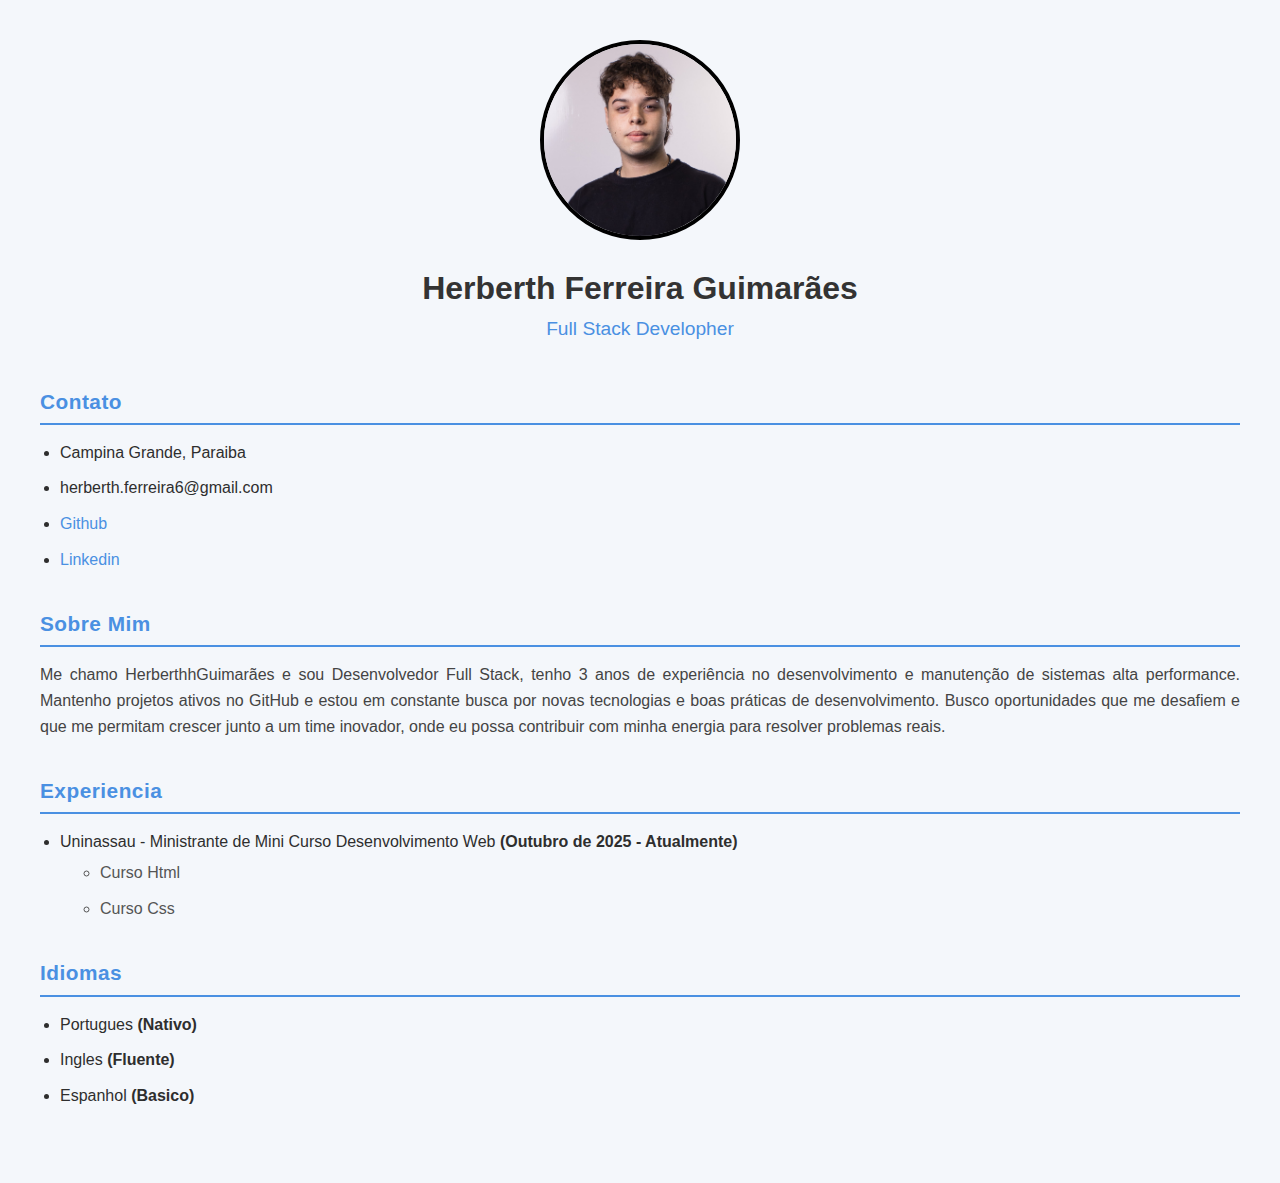
<file: index.html>
<!DOCTYPE html>
<html lang="pt-br">
<head>
    <meta charset="UTF-8">
    <meta name="viewport" content="width=device-width, initial-scale=1.0">
    <title>Meu Curriculo</title>
    <link rel="stylesheet" href="style.css">
</head>
<body">
    <header>
        <img src="Profile_image.jpg" alt="imagem perfil" style="width: 200px; height: 200px; border-radius: 100%;">
        <h1>Herberth Ferreira Guimarães</h1>
        <h2>Full Stack Developher</h2>
    </header>
    <section>
        <h3>Contato</h3>
        <hr>
        <ul>
            <li>Campina Grande, Paraiba</li>
            <li>herberth.ferreira6@gmail.com</li>
            <li><a href="github.com/hebcodee">Github</a></li>
            <li><a href="https://www.linkedin.com/in/herberth-guimaraes">Linkedin</a></li>
        </ul>
    </section>
    <section>
        <h3>Sobre Mim</h3>
        <hr>
        <p>Me chamo HerberthhGuimarães e sou Desenvolvedor Full Stack, tenho 3 anos de experiência no desenvolvimento e manutenção de sistemas alta performance. Mantenho projetos ativos no GitHub e estou em constante busca por novas tecnologias e boas práticas de desenvolvimento. Busco oportunidades que me desafiem e que me permitam crescer junto a um time inovador, onde eu possa contribuir com minha energia para resolver problemas reais.</p>
    </section>
    <section>
        <h3>Experiencia</h3>
        <hr>
        <ul>
            <li>Uninassau - Ministrante de Mini Curso Desenvolvimento Web <strong>(Outubro de 2025 - Atualmente)</strong> 
                <ul>
                    <li>Curso Html</li>
                    <li>Curso Css</li>
                </ul>
            </li>
        </ul>
    </section>
    <section>
        <h3>Idiomas</h3>
        <hr>
        <ul>
            <li>Portugues <strong>(Nativo)</strong></li>
            <li>Ingles <strong>(Fluente)</strong></li>
            <li>Espanhol <strong>(Basico)</strong></li>
        </ul>
    </section>
</body>
</html>
</file>
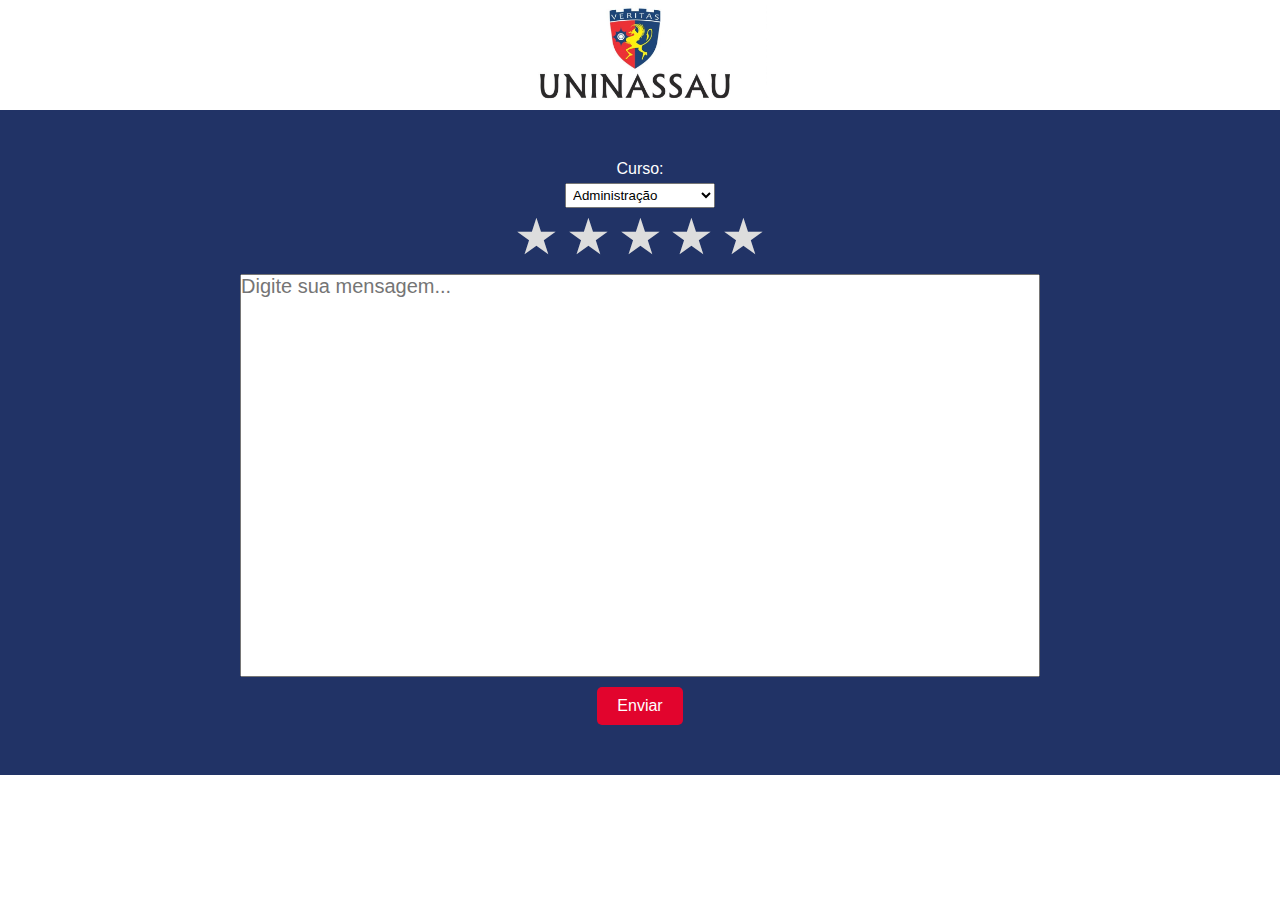
<file: projeto2aula/index.html>
<!DOCTYPE html>
<html lang="pt-br">
  <head>
    <meta charset="UTF-8" />
    <meta name="viewport" content="width=device-width, initial-scale=1.0" />
    <meta http-equiv="X-UA-Compatible" content="ie=edge" />

    <title>Uninassau</title>
    <link rel="stylesheet" href="styles.css" />
    <link rel="shortcut icon" href="nassau.png" type="image/x-icon" />
    <link
      rel="stylesheet"
      href="https://cdnjs.cloudflare.com/ajax/libs/font-awesome/5.15.4/css/all.min.css"
    />
  </head>
  <!-- ----------------------------------------------- -->
  <body>
    <header>
      <div class="divh">
        <img src="logo-uninassau.jpg" alt="logoNassau" class="logo" />
      </div>
    </header>
    <!-- ----------------------------------------------- -->
    <main>
      <form>
        <label>Curso:</label>
        <select>
          <option>Administração</option>
          <option>Análise e Desenvolvimento de Sistemas</option>
          <option>Arquitetura e Urbanismo</option>
          <option>Biomedicina</option>
          <option>Ciências Contábeis</option>
          <option>Direito</option>
          <option>Educação Física</option>
          <option>Enfermagem</option>
          <option>Engenharia Civil</option>
          <option>Farmácia</option>
          <option>Fisioterapia</option>
          <option>Gastronomia</option>
          <option>Jornalismo</option>
          <option>Marketing</option>
          <option>Medicina</option>
          <option>Medicina Veterinária</option>
          <option>Nutrição</option>
          <option>Odontologia</option>
          <option>Pedagogia</option>
          <option>Psicologia</option>
          <option>Radiologia</option>
          <option>Serviço Social</option>
          <option>Sistemas de Informação</option>
          <option>Terapia Ocupacional</option>
        </select>
        <!-- ----------------------------------------------- -->
        <div class="estrelas">
          <input type="radio" name="rating" id="star1" value="1" />
          <label for="star1" class="star"></label>

          <input type="radio" name="rating" id="star2" value="2" />
          <label for="star2" class="star"></label>

          <input type="radio" name="rating" id="star3" value="3" />
          <label for="star3" class="star"></label>

          <input type="radio" name="rating" id="star4" value="4" />
          <label for="star4" class="star"></label>

          <input type="radio" name="rating" id="star5" value="5" />
          <label for="star5" class="star"></label>
        </div>
        <!-- ----------------------------------------------- -->
        <textarea
          placeholder="Digite sua mensagem..."
          minlength="20"
        ></textarea>
        <!-- ----------------------------------------------- -->
        <button type="submit">Enviar</button>
        <!-- ----------------------------------------------- -->
      </form>
    </main>
  </body>
</html>
</file>
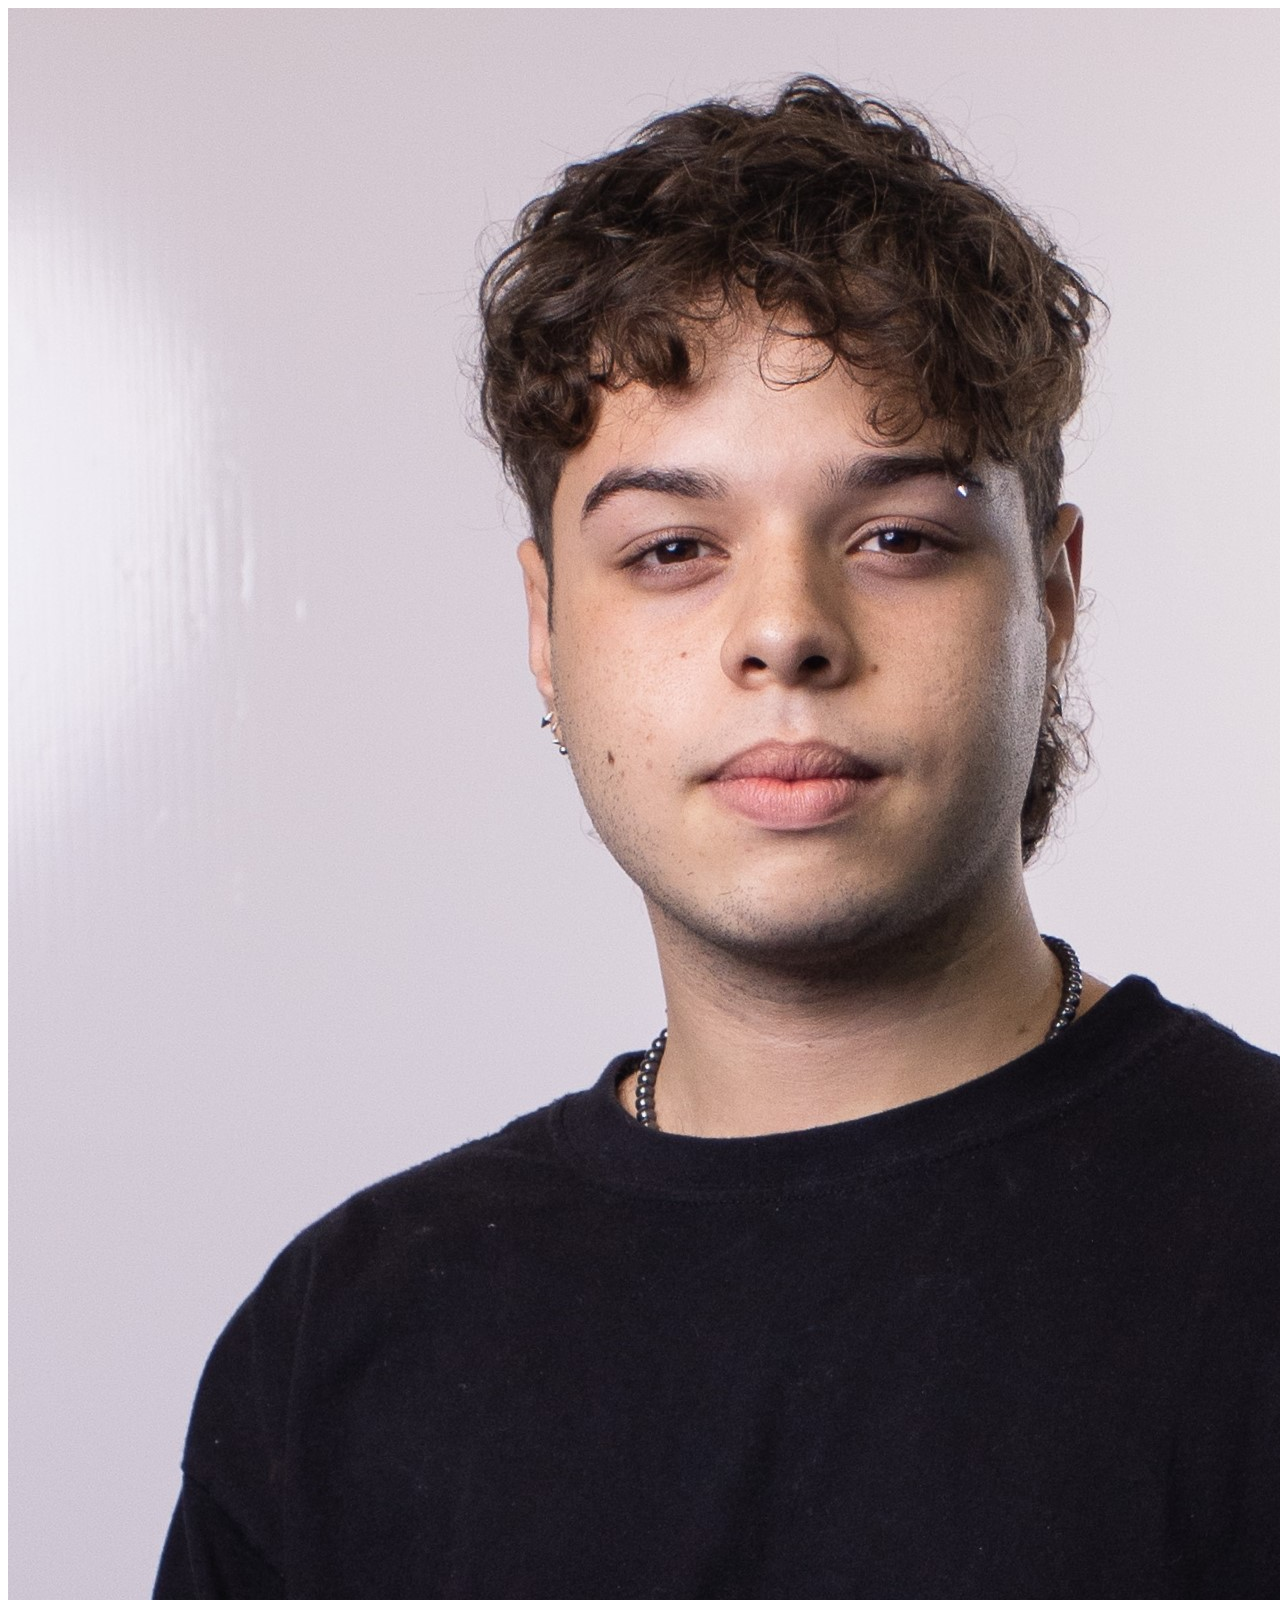
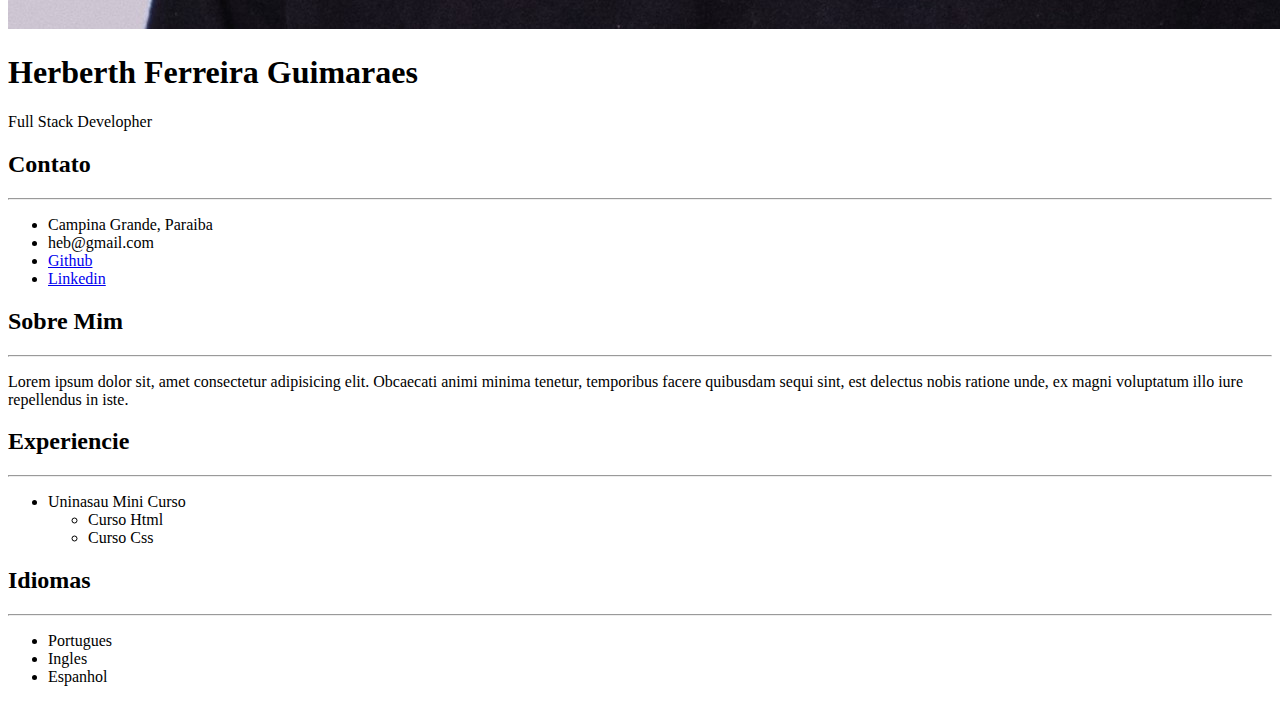
<file: pratica(aula).html>
<!DOCTYPE html>
<html lang="pt-BR">
<head>
    <meta charset="UTF-8">
    <meta name="viewport" content="width=device-width, initial-scale=1.0">
    <title>Meu curriculo</title>
</head>
<body>
    <header>
        <img src="Profile_image.jpg" alt="Foto de Perfil">
        <h1>Herberth Ferreira Guimaraes</h1>
        <p>Full Stack Developher</p>
    </header>
    <main>
        <section>
            <h2>Contato</h2>
            <hr>
            <ul>
                <li>Campina Grande, Paraiba</li>
                <li>heb@gmail.com</li>
                <li>
                    <a href="github.com/hebcodee">Github</a>
                </li>
                <li>
                    <a href="linkedin.com/herberth-guimaraes">Linkedin</a>
                </li>
            </ul>
        </section>
        <section>
            <h2>Sobre Mim</h2>
            <hr>
            <p>Lorem ipsum dolor sit, amet consectetur adipisicing elit. Obcaecati animi minima tenetur, temporibus facere quibusdam sequi sint, est delectus nobis ratione unde, ex magni voluptatum illo iure repellendus in iste.</p>
        </section>
        <section>
            <h2>Experiencie</h2>
            <hr>
            <ul>
                <li>Uninasau Mini Curso
                    <ul>
                        <li>Curso Html</li>
                        <li>Curso Css</li>
                    </ul>
                </li>               
            </ul>
        </section>
        <section>
            <h2>Idiomas</h2>
            <hr>
            <ul>
                <li>Portugues</li>
                <li>Ingles</li>
                <li>Espanhol</li>
            </ul>
        </section>
    </main>

    
</body>
</html>
</file>
<file: style.css>
* {
  margin: 0;
  padding: 0;
  box-sizing: border-box;
  font-family: "Poppins", Arial, sans-serif;
}

body {
  background-color: #f4f7fb;
  color: #2e2e2e;
  line-height: 1.6;
  display: flex;
  justify-content: center;
  padding: 40px;
}

main {
  background-color: #fff;
  max-width: 900px;
  width: 100%;
  padding: 40px 50px;
  border-radius: 16px;
  box-shadow: 0 8px 20px rgba(0,0,0,0.1);
}

header {
  text-align: center;
  margin-bottom: 40px;
}

header img {
  width: 150px;
  height: 150px;
  border-radius: 50%;
  border: 4px solid #000;
  object-fit: cover;
}

header h1 {
  font-size: 2rem;
  color: #333;
  margin-top: 15px;
}

header h2 {
  font-size: 1.2rem;
  color: #4a90e2;
  font-weight: 500;
}

section {
  margin-bottom: 35px;
}

section h3 {
  font-size: 1.3rem;
  color: #4a90e2;
  margin-bottom: 5px;
  letter-spacing: 0.5px;
}

section hr {
  border: none;
  height: 2px;
  /* width: 50px; */
  background-color: #4a90e2;
  margin-bottom: 15px;
}



ul li {
    margin-left: 20px;
  margin-bottom: 10px;
  font-size: 1rem;
}

a {
  color: #4a90e2;
  text-decoration: none;
  font-weight: 500;
}

a:hover {
  text-decoration: underline;
}

p {
  text-align: justify;
  font-size: 1rem;
  color: #444;
}

ul ul {
  margin-top: 5px;
  margin-left: 20px;
  font-size: 0.95rem;
  color: #555;
}

@media (max-width: 600px) {
  main {
    padding: 30px 25px;
  }
  header img {
    width: 120px;
    height: 120px;
  }
  header h1 {
    font-size: 1.6rem;
  }
}
</file>
<file: projeto2aula/styles.css>
* {
  margin: 0;
  padding: 0;
  box-sizing: border-box;
  font-family: Arial, sans-serif;
}

/* ------------------------------------------------- */

header {
  display: flex;
  justify-content: center;
  align-items: center;
}

.logo {
  height: 100%;
  display: block;
  margin: 0 auto;
  
}

.divh {
  height: 100px;
  width: 500px;
  margin-top: 5px;
}

/* ------------------------------------------------- */

main {
  text-align: center;
  height: 100%;
  margin-top: 5px;
}

form {
  background-color: rgb(33, 51, 102);
  display: flex;
  flex-direction: column;
  align-items: center;
  padding: 50px;
  height: 665px;
}

label {
  color: white;
}

select {
  width: 150px;
  padding: 3px;
  margin-top: 5px;
}

.estrelas {
  direction: rtl;
  display: inline-block;
  font-size: 25px;
  position: relative;
}

.estrelas input[type="radio"] {
  display: none;
}

.estrelas label {
  color: #ddd;
  cursor: pointer;
  display: inline-block;
  font-size: 2em;
  margin: 0;
  padding: 0;
  transition: color 0.2s ease-in-out;
}

.estrelas label:before {
  content: "\2605";
}

.estrelas input[type="radio"]:checked ~ label {
  color: #f5b301;
}

.estrelas input[type="radio"]:checked ~ label ~ label {
  color: #f5b301;
}

.estrelas label:hover,
.estrelas label:hover ~ label {
  color: #f5b301;
}

.estrelas input[type="radio"]:checked ~ label:hover,
.estrelas input[type="radio"]:checked ~ label:hover ~ label {
  color: #f5b301;
}

textarea {
  height: 500px;
  width: 800px;
  font-size: 20px;
  resize: none;
  box-sizing: border-box;
  margin-bottom: 10px;
  margin-top: 8px;
}

button {
  padding: 10px 20px;
  font-size: 16px;
  cursor: pointer;
  border: none;
  background-color: rgb(226, 4, 45);
  color: #fff;
  border-radius: 5px;
}

/* ------------------------------------------------- */
</file>
